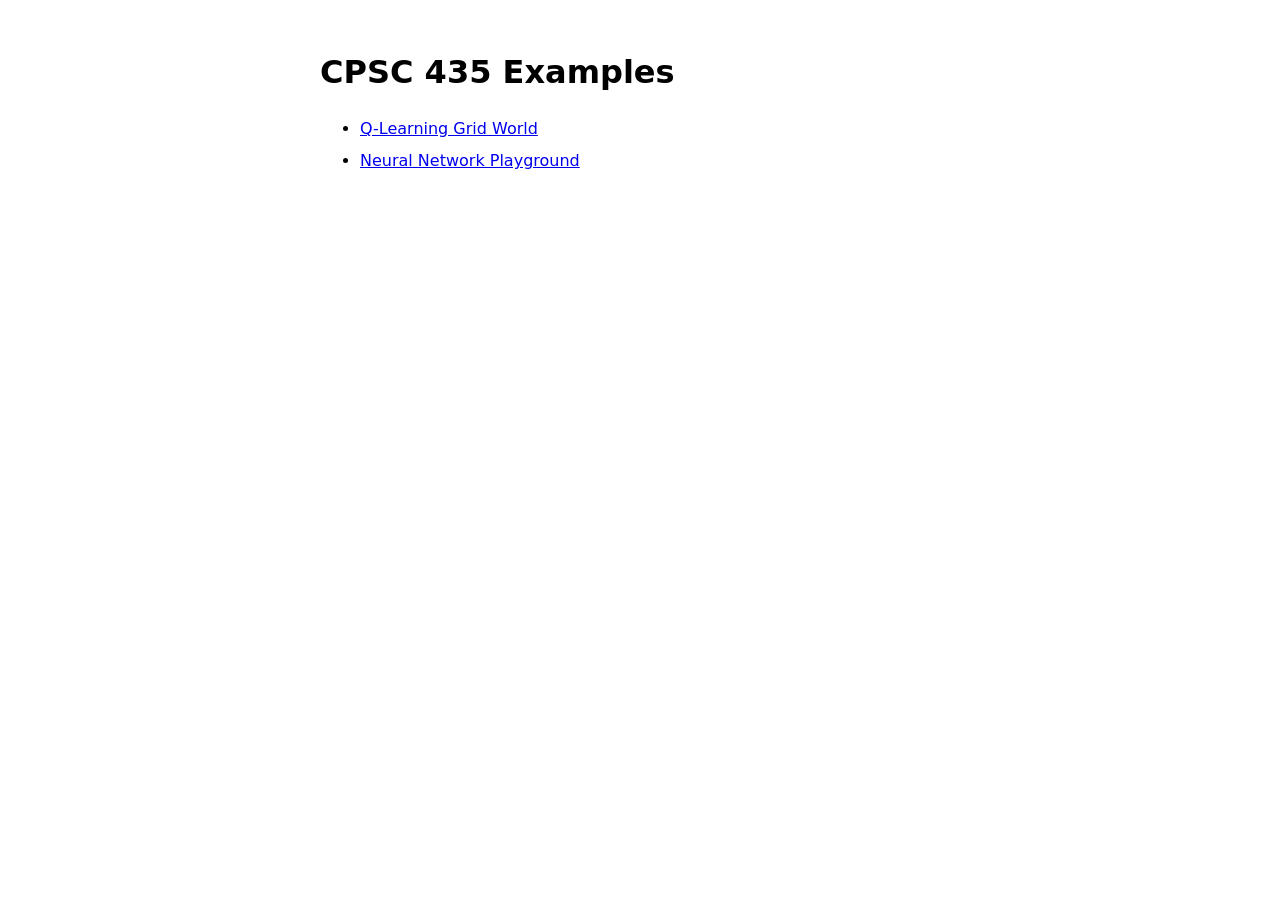
<file: examples/index.html>
<!DOCTYPE html>
<html lang="en">
<head>
<meta charset="utf-8">
<meta name="viewport" content="width=device-width, initial-scale=1">
<title>CPSC 435 Examples</title>
<style>
  body { font-family: system-ui, sans-serif; max-width: 40rem; margin: 3rem auto; padding: 0 1rem; line-height: 1.5; }
  li { margin: 0.5rem 0; }
</style>
</head>
<body>
<h1>CPSC 435 Examples</h1>
<ul>
  <li><a href="qlearning/">Q-Learning Grid World</a></li>
  <li><a href="neuralnet/">Neural Network Playground</a></li>
</ul>
</body>
</html>
</file>
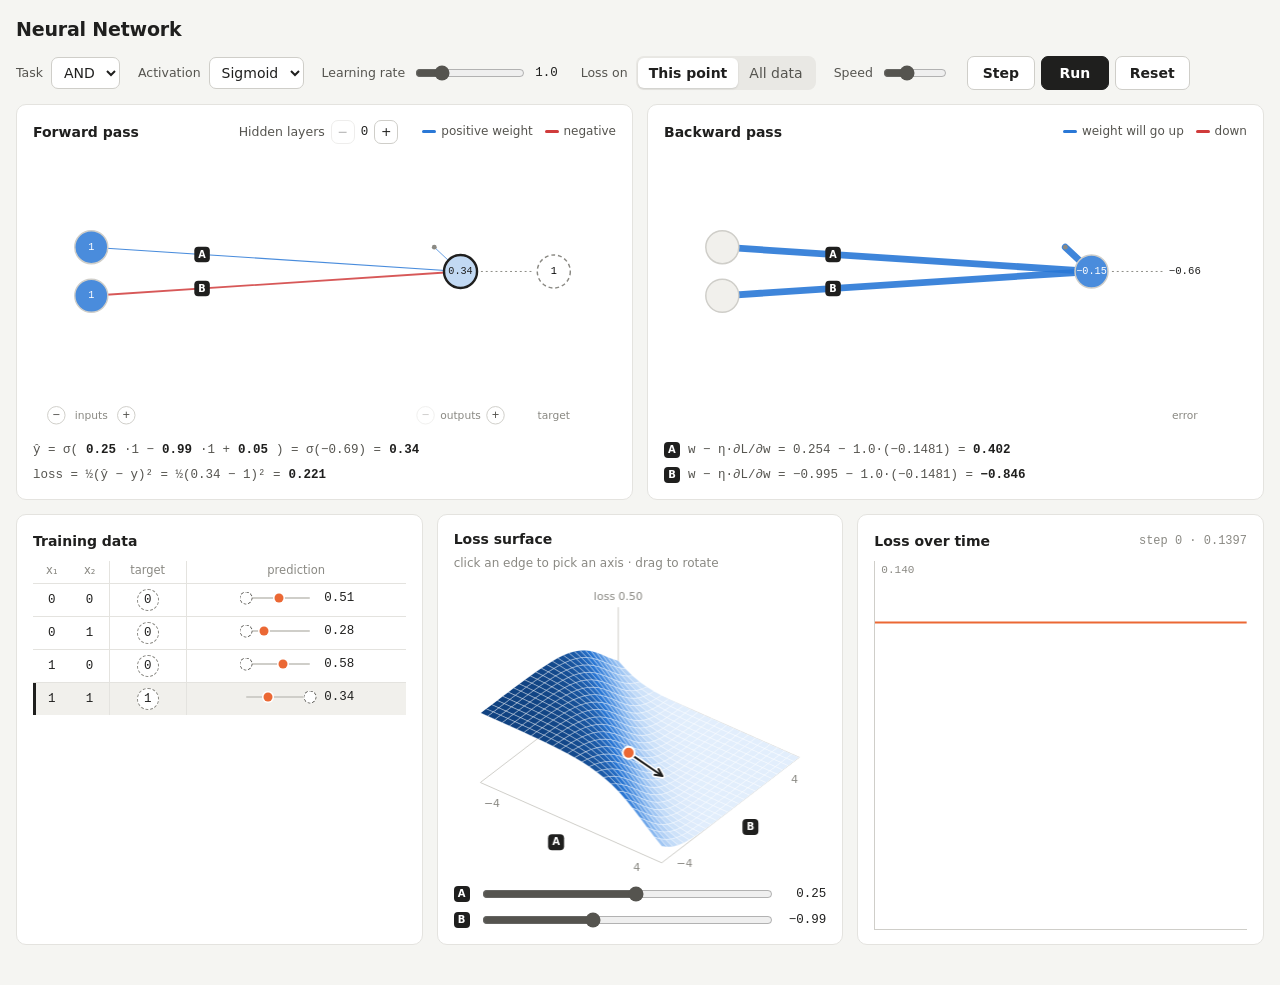
<file: examples/neuralnet/index.html>
<!DOCTYPE html>
<html lang="en">
<head>
<meta charset="utf-8">
<meta name="viewport" content="width=device-width, initial-scale=1">
<title>Neural Network Playground</title>
<link rel="stylesheet" href="styles.css">
</head>
<body>
<div class="app">

  <header class="bar">
    <h1>Neural Network</h1>

    <div class="controls">
      <label class="field"><span>Task</span>
        <select id="task"></select>
      </label>
      <label class="field"><span>Activation</span>
        <select id="act">
          <option value="sigmoid">Sigmoid</option>
          <option value="tanh">Tanh</option>
          <option value="relu">ReLU</option>
        </select>
      </label>
      <label class="field"><span>Learning rate</span>
        <input type="range" id="lr" min="0" max="5" step="0.1" value="1">
        <output id="lrOut">1.0</output>
      </label>
      <div class="field"><span>Loss on</span>
        <div class="seg" role="group" aria-label="Loss on">
          <button type="button" data-mode="point" class="is-on">This point</button>
          <button type="button" data-mode="all">All data</button>
        </div>
      </div>
      <label class="field"><span>Speed</span>
        <input type="range" id="speed" min="0" max="3" step="1" value="1" class="short">
      </label>
      <div class="buttons">
        <button type="button" class="btn" id="step">Step</button>
        <button type="button" class="btn btn-primary" id="run">Run</button>
        <button type="button" class="btn" id="reset">Reset</button>
      </div>
    </div>
  </header>

  <main class="grid">

    <section class="card span3">
      <div class="card-head">
        <h2>Forward pass</h2>
        <div class="head-right">
          <span class="stepper">Hidden layers
            <button type="button" id="layerMinus" aria-label="Remove hidden layer">&minus;</button>
            <output id="layerCount">0</output>
            <button type="button" id="layerPlus" aria-label="Add hidden layer">+</button>
          </span>
          <span class="legend"><i class="sw pos"></i>positive weight <i class="sw neg"></i>negative</span>
        </div>
      </div>
      <svg id="fwd" class="graph" viewBox="0 0 600 292" role="img" aria-label="Network with the current data point flowing forward"></svg>
      <div class="math" id="nodeMath"></div>
      <div class="math" id="lossMath"></div>
    </section>

    <section class="card span3">
      <div class="card-head">
        <h2>Backward pass</h2>
        <div class="head-right">
          <span class="legend"><i class="sw pos"></i>weight will go up <i class="sw neg"></i>down</span>
        </div>
      </div>
      <svg id="bwd" class="graph" viewBox="0 0 600 292" role="img" aria-label="Network with the gradient of each weight"></svg>
      <div class="math" id="updMathA"></div>
      <div class="math" id="updMathB"></div>
    </section>

    <section class="card span2">
      <div class="card-head"><h2>Training data</h2></div>
      <div class="table-wrap"><table class="data" id="data"></table></div>
    </section>

    <section class="card span2">
      <div class="card-head">
        <h2>Loss surface</h2>
        <span class="muted">click an edge to pick an axis &middot; drag to rotate</span>
      </div>
      <canvas id="surface" aria-label="Loss as a function of the two selected weights"></canvas>
      <div class="axis-row"><span class="tag">A</span><input type="range" id="axisA" step="0.01"><output id="axisAOut"></output></div>
      <div class="axis-row"><span class="tag">B</span><input type="range" id="axisB" step="0.01"><output id="axisBOut"></output></div>
    </section>

    <section class="card span2">
      <div class="card-head">
        <h2>Loss over time</h2>
        <span class="muted mono" id="lossNow"></span>
      </div>
      <div class="curve-wrap">
        <span class="ymax mono" id="lossMax"></span>
        <svg id="curve" viewBox="0 0 300 120" preserveAspectRatio="none" aria-label="Mean loss over all data at each step">
          <polyline id="curveLine" fill="none"></polyline>
          <line id="curveCursor" y1="0" y2="120" visibility="hidden"></line>
        </svg>
      </div>
    </section>

  </main>
</div>

<script src="js/nn.js"></script>
<script src="js/app.js"></script>
</body>
</html>
</file>
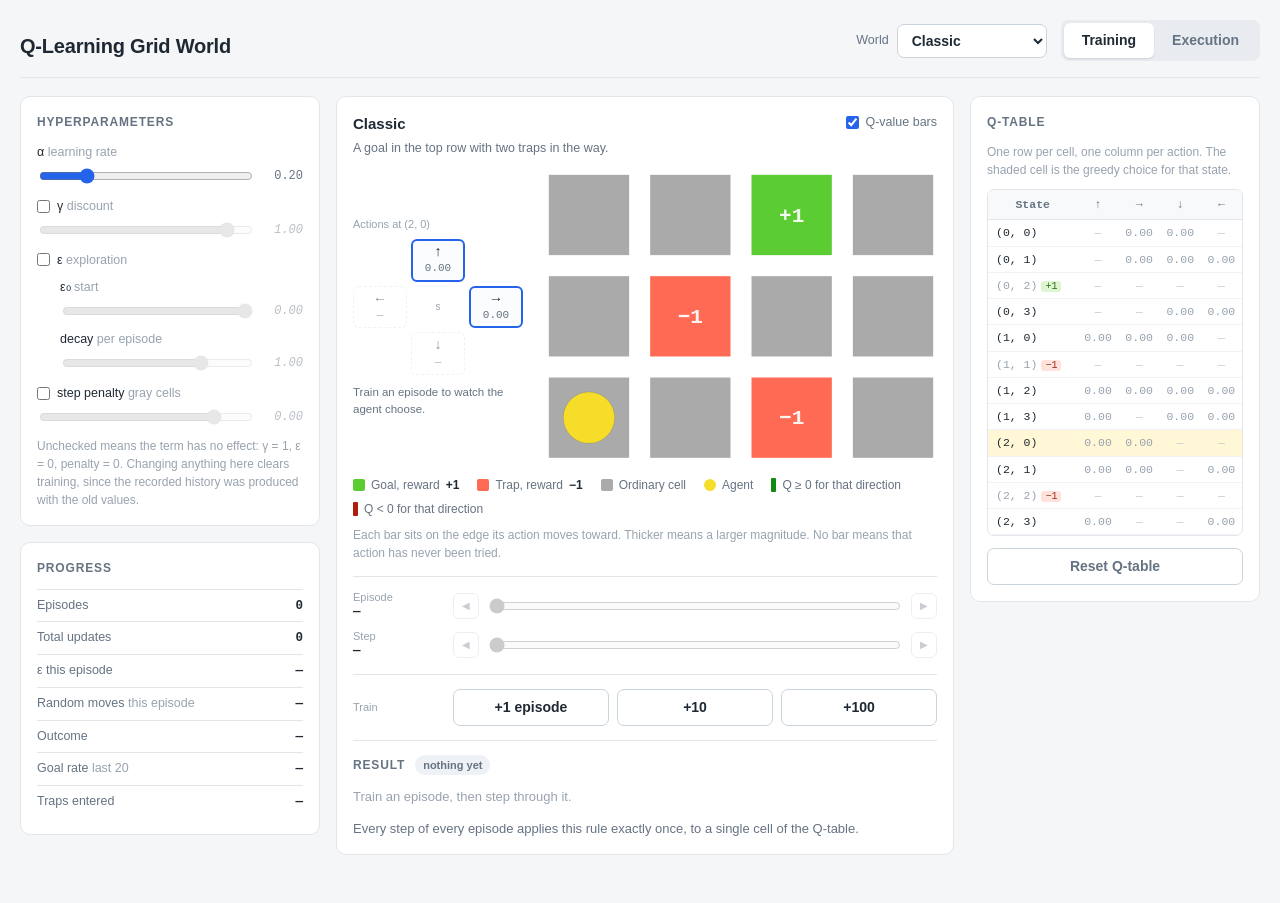
<file: examples/qlearning/index.html>
<!DOCTYPE html>
<html lang="en">
<head>
<meta charset="utf-8">
<meta name="viewport" content="width=device-width, initial-scale=1">
<title>Q-Learning Grid World</title>
<link rel="stylesheet" href="styles.css">
</head>
<body>
<div class="app">

  <header class="topbar">
    <div class="brand">
      <h1>Q-Learning Grid World</h1>
    </div>
    <div class="top-controls">
      <label class="field">
        <span>World</span>
        <select id="layoutSelect"></select>
      </label>
      <div class="modes" role="group" aria-label="Mode">
        <button id="modeTraining" class="mode is-active" data-mode="training">Training</button>
        <button id="modeExecution" class="mode" data-mode="execution">Execution</button>
      </div>
    </div>
  </header>

  <main class="layout">

    <!-- ---------------------------------------------------------- left -->
    <aside class="col col-left">

      <section class="card">
        <h2>Hyperparameters</h2>
        <div class="params">

          <div class="param">
            <span class="param-name"><label for="alpha">&alpha; <em>learning rate</em></label></span>
            <input type="range" id="alpha" min="0" max="1" step="0.05" value="0.2">
            <output id="alphaOut">0.20</output>
          </div>

          <div class="param" id="rowGamma">
            <span class="param-name">
              <input type="checkbox" id="useGamma">
              <label for="useGamma">&gamma; <em>discount</em></label>
            </span>
            <input type="range" id="gamma" min="0" max="0.99" step="0.01" value="0.9"
                   aria-label="Discount factor value">
            <output id="gammaOut">1.00</output>
          </div>

          <div class="param-group" id="rowEpsilon">
            <span class="param-name">
              <input type="checkbox" id="useEpsilon">
              <label for="useEpsilon">&epsilon; <em>exploration</em></label>
            </span>
            <div class="param">
              <span class="param-name"><label for="epsStart">&epsilon;&#8320; <em>start</em></label></span>
              <input type="range" id="epsStart" min="0" max="1" step="0.05" value="1">
              <output id="epsStartOut">0.00</output>
            </div>
            <div class="param">
              <span class="param-name"><label for="epsDecay">decay <em>per episode</em></label></span>
              <input type="range" id="epsDecay" min="0.80" max="1" step="0.01" value="0.95">
              <output id="epsDecayOut">1.00</output>
            </div>
          </div>

          <div class="param" id="rowPenalty">
            <span class="param-name">
              <input type="checkbox" id="usePenalty">
              <label for="usePenalty">step penalty <em>gray cells</em></label>
            </span>
            <input type="range" id="stepPenalty" min="-0.2" max="-0.01" step="0.01" value="-0.04"
                   aria-label="Step penalty value">
            <output id="stepPenaltyOut">0.00</output>
          </div>

        </div>

        <p class="hint">Unchecked means the term has no effect: &gamma; = 1, &epsilon; = 0,
        penalty = 0. Changing anything here clears training, since the recorded history
        was produced with the old values.</p>
      </section>

      <section class="card">
        <h2>Progress</h2>
        <dl class="stats stats-top">
          <div><dt>Episodes</dt><dd id="statEpisodes">0</dd></div>
          <div><dt>Total updates</dt><dd id="statUpdates">0</dd></div>
          <div><dt>&epsilon; this episode</dt><dd id="statEpsilon">&mdash;</dd></div>
          <div><dt>Random moves <em>this episode</em></dt><dd id="statRandom">&mdash;</dd></div>
          <div><dt>Outcome</dt><dd id="statOutcome">&mdash;</dd></div>
          <div><dt>Goal rate <em>last 20</em></dt><dd id="statSuccess">&mdash;</dd></div>
          <div><dt>Traps entered</dt><dd id="statTraps">&mdash;</dd></div>
        </dl>
      </section>

    </aside>

    <!-- -------------------------------------------------------- center -->
    <section class="col col-center">
      <div class="card card-world">
        <div class="world-head">
          <div class="world-id">
            <h2 id="worldTitle">Classic</h2>
            <p id="layoutBlurb" class="blurb"></p>
          </div>
          <div class="toggles">
            <label class="chk"><input type="checkbox" id="showBars" checked> Q-value bars</label>
          </div>
        </div>

        <div class="stage">
          <div class="choice" id="choice"></div>
          <div class="world-wrap">
            <svg id="world" role="img" aria-label="Grid world"></svg>
          </div>
        </div>

        <ul class="legend">
          <li><span class="sw sw-goal"></span>Goal, reward <b>+1</b></li>
          <li><span class="sw sw-trap"></span>Trap, reward <b>&minus;1</b></li>
          <li><span class="sw sw-empty"></span>Ordinary cell</li>
          <li><span class="sw sw-agent"></span>Agent</li>
          <li><span class="sw sw-pos"></span>Q &ge; 0 for that direction</li>
          <li><span class="sw sw-neg"></span>Q &lt; 0 for that direction</li>
        </ul>
        <p class="legend-note">Each bar sits on the edge its action moves toward.
        Thicker means a larger magnitude. No bar means that action has never been tried.</p>

        <!-- playback: training -->
        <div id="trainingControls" class="playback">
          <div class="scrub">
            <div class="scrub-label">
              <span>Episode</span>
              <strong id="episodeLabel">&mdash;</strong>
            </div>
            <button class="icon" id="epPrev" title="Previous episode">&#9664;</button>
            <input type="range" id="episodeRange" min="0" max="0" value="0" disabled>
            <button class="icon" id="epNext" title="Next episode">&#9654;</button>
          </div>
          <div class="scrub">
            <div class="scrub-label">
              <span>Step</span>
              <strong id="stepLabel">&mdash;</strong>
            </div>
            <button class="icon" id="stepPrev" title="Previous step">&#9664;</button>
            <input type="range" id="stepRange" min="-1" max="-1" value="-1" disabled>
            <button class="icon" id="stepNext" title="Next step">&#9654;</button>
          </div>
        </div>

        <!-- playback: execution -->
        <div id="executionControls" class="playback" hidden>
          <p class="exec-note" id="execNote"></p>
          <div class="scrub">
            <div class="scrub-label">
              <span>Step</span>
              <strong id="execStepLabel">&mdash;</strong>
            </div>
            <button class="icon" id="execPrev" title="Previous step">&#9664;</button>
            <input type="range" id="execRange" min="-1" max="-1" value="-1" disabled>
            <button class="icon" id="execNext" title="Next step">&#9654;</button>
          </div>
        </div>

        <div class="train-bar" id="trainBar">
          <span class="train-label">Train</span>
          <button class="btn" data-train="1">+1 episode</button>
          <button class="btn" data-train="10">+10</button>
          <button class="btn" data-train="100">+100</button>
        </div>

        <section class="update-panel">
          <div class="formula-head">
            <h2 id="formulaTitle">Result</h2>
            <span id="formulaTag" class="tag">nothing yet</span>
          </div>
          <div class="eq-grid" id="eqGrid"></div>
          <div class="terms" id="terms"></div>
          <p class="explain" id="explain"></p>
        </section>
      </div>
    </section>

    <!-- --------------------------------------------------------- right -->
    <aside class="col col-right">
      <section class="card card-qtable">
        <h2>Q-table</h2>
        <p class="hint">One row per cell, one column per action. The shaded cell
        is the greedy choice for that state.</p>
        <div class="qtable-wrap">
          <table class="qtable">
            <thead>
              <tr>
                <th>State</th>
                <th>&uarr;</th><th>&rarr;</th><th>&darr;</th><th>&larr;</th>
              </tr>
            </thead>
            <tbody id="qtableBody"></tbody>
          </table>
        </div>
        <button id="resetQ" class="btn btn-reset">Reset Q-table</button>
      </section>
    </aside>
  </main>


</div>

<!-- Plain scripts, loaded in dependency order, so opening this file directly
     from disk works. ES modules would be blocked by the browser over file://. -->
<script src="js/gridworld.js"></script>
<script src="js/qlearning.js"></script>
<script src="js/app.js"></script>
</body>
</html>
</file>
<file: examples/neuralnet/styles.css>
:root {
  --bg: #f5f5f2;
  --card: #ffffff;
  --line: #e4e3df;
  --line-strong: #cfcec9;
  --ink: #1f1f1e;
  --ink-2: #55544f;
  --ink-3: #8a8983;
  --pos: #2a78d6;
  --neg: #d03b3b;
  --mark: #eb6834;
  --mono: ui-monospace, "SF Mono", "Cascadia Mono", Menlo, Consolas, monospace;
}

* { box-sizing: border-box; }

body {
  margin: 0;
  background: var(--bg);
  color: var(--ink);
  font: 14px/1.45 system-ui, -apple-system, "Segoe UI", Roboto, Helvetica, Arial, sans-serif;
  -webkit-font-smoothing: antialiased;
}

.app { max-width: 1440px; margin: 0 auto; padding: 16px 16px 40px; }
.mono { font-family: var(--mono); }
.muted { color: var(--ink-3); font-size: 12px; }

/* ---------------------------------------------------------------- top bar */
.bar {
  display: flex; align-items: center; justify-content: space-between;
  gap: 12px 24px; flex-wrap: wrap; margin-bottom: 14px;
}
.bar h1 { margin: 0; font-size: 19px; font-weight: 650; letter-spacing: -0.01em; }
.controls { display: flex; align-items: center; gap: 10px 18px; flex-wrap: wrap; }
.field { display: inline-flex; align-items: center; gap: 8px; }
.field > span { font-size: 12.5px; color: var(--ink-2); }
.field output { font: 12.5px var(--mono); min-width: 2.2em; }
.field input[type=range] { width: 110px; }
.field input.short { width: 64px; }
input[type=range] { accent-color: var(--ink-2); }

select, .btn, .seg button, .stepper button {
  font: inherit; color: var(--ink); background: var(--card);
  border: 1px solid var(--line-strong); border-radius: 7px; cursor: pointer;
}
select { padding: 6px 8px; }
.btn { padding: 6px 14px; font-weight: 550; min-width: 68px; }
.btn:hover, select:hover, .stepper button:hover:not(:disabled) { border-color: var(--ink-2); }
.btn-primary { background: var(--ink); color: #fff; border-color: var(--ink); }
.buttons { display: inline-flex; gap: 6px; }
:focus-visible { outline: 2px solid var(--pos); outline-offset: 2px; }

.seg { display: inline-flex; background: #e9e8e4; border-radius: 8px; padding: 2px; }
.seg button { border: 0; background: transparent; padding: 5px 11px; border-radius: 6px; color: var(--ink-2); }
.seg button.is-on { background: var(--card); color: var(--ink); font-weight: 550; box-shadow: 0 1px 2px rgba(0,0,0,.12); }

/* ------------------------------------------------------------------ cards */
.grid { display: grid; grid-template-columns: repeat(6, minmax(0, 1fr)); gap: 14px; }
.span3 { grid-column: span 3; }
.span2 { grid-column: span 2; }
@media (max-width: 980px) { .span3, .span2 { grid-column: span 6; } }

.card {
  background: var(--card); border: 1px solid var(--line); border-radius: 10px;
  padding: 14px 16px; min-width: 0; display: flex; flex-direction: column;
}
.card-head { display: flex; align-items: center; justify-content: space-between; gap: 6px 14px; flex-wrap: wrap; min-height: 26px; margin-bottom: 6px; }
.card h2 { margin: 0; font-size: 14px; font-weight: 650; }
.head-right { display: inline-flex; align-items: center; gap: 16px; flex-wrap: wrap; }

.legend { font-size: 12px; color: var(--ink-2); white-space: nowrap; }
.sw { display: inline-block; width: 14px; height: 3px; border-radius: 2px; vertical-align: middle; margin: 0 5px 0 8px; }
.sw.pos { background: var(--pos); }
.sw.neg { background: var(--neg); }

.stepper { display: inline-flex; align-items: center; gap: 6px; font-size: 12.5px; color: var(--ink-2); }
.stepper button { width: 24px; height: 24px; padding: 0; line-height: 1; }
.stepper button:disabled { opacity: .35; cursor: default; }
.stepper output { font: 12.5px var(--mono); color: var(--ink); min-width: 1ch; text-align: center; }

/* ------------------------------------------------------------------ graph */
.graph { width: 100%; height: auto; display: block; user-select: none; }
.graph text { font-family: var(--mono); text-anchor: middle; dominant-baseline: central; pointer-events: none; }
.graph .edge { stroke-linecap: round; transition: stroke-width .25s, stroke .25s; }
.graph .hit { stroke: transparent; stroke-width: 14; cursor: pointer; }
.graph .hit:hover + .edge, .graph .hit:hover { stroke-opacity: 1; }
.graph .node circle { stroke: var(--line-strong); stroke-width: 1.5; transition: fill .25s; }
.graph .node.click { cursor: pointer; }
.graph .node.sel circle { stroke: var(--ink); stroke-width: 2.5; }
.graph .node text { font-size: 10.5px; }
.graph .target circle { fill: #fff; stroke-dasharray: 4 3; stroke: var(--ink-3); }
.graph .lbl { font-family: system-ui, sans-serif; font-size: 11px; fill: var(--ink-3); }
.graph .sbtn { cursor: pointer; }
.graph .sbtn circle { fill: #fff; stroke: var(--line-strong); }
.graph .sbtn:hover circle { stroke: var(--ink-2); }
.graph .sbtn text { font-size: 13px; fill: var(--ink-2); }
.graph .sbtn.off { opacity: .3; pointer-events: none; }
.graph .axtag rect { fill: var(--ink); }
.graph .axtag text { fill: #fff; font: 600 10px system-ui, sans-serif; }
.graph .err { stroke: var(--ink-3); stroke-width: 1; stroke-dasharray: 2 3; }
.graph .errtxt { font-size: 11px; fill: var(--ink); }

.tag {
  display: inline-block; background: var(--ink); color: #fff; border-radius: 4px;
  font: 600 10px/16px system-ui, sans-serif; width: 16px; text-align: center; flex: none;
}

/* ------------------------------------------------------------------- math */
.math {
  font: 12.5px/1.5 var(--mono); color: var(--ink-2); white-space: nowrap; overflow-x: auto;
  padding-top: 6px; min-height: 25px; display: flex; align-items: center; gap: 8px;
}
.math b { color: var(--ink); font-weight: 650; }

/* ------------------------------------------------------------------- data */
.table-wrap { overflow: auto; max-height: 392px; }
.data { border-collapse: collapse; width: 100%; font: 12.5px var(--mono); }
.data th { font: 500 11.5px system-ui, sans-serif; color: var(--ink-3); text-align: center; padding: 2px 6px 6px; position: sticky; top: 0; background: var(--card); }
.data td { padding: 5px 6px; text-align: center; border-top: 1px solid var(--line); }
.data tr { cursor: pointer; }
.data tbody tr:hover td { background: #faf9f6; }
.data tr.cur td { background: #f1f0ec; }
.data tr.cur td:first-child { box-shadow: inset 3px 0 0 var(--ink); }
.data .gap { border-left: 1px solid var(--line); }
.data .ybtn {
  font: inherit; width: 22px; height: 22px; padding: 0; border-radius: 50%; cursor: pointer;
  background: #fff; border: 1px dashed var(--ink-3); color: var(--ink);
}
.data .ybtn:hover { border-style: solid; border-color: var(--ink); }
.data .pred { display: inline-flex; align-items: center; gap: 6px; margin: 0 4px; }
.track { position: relative; width: 64px; height: 14px; flex: none; margin: 0 8px; }
.track::before { content: ""; position: absolute; left: 0; right: 0; top: 6px; height: 2px; background: var(--line-strong); border-radius: 1px; }
.track .t, .track .p { position: absolute; top: 50%; border-radius: 50%; transform: translate(-50%, -50%); }
.track .t { width: 13px; height: 13px; border: 1.5px dashed var(--ink-2); background: #fff; }
.track .p { width: 9px; height: 9px; background: var(--mark); box-shadow: 0 0 0 1.5px #fff; transition: left .2s; }

/* ---------------------------------------------------------------- surface */
#surface { width: 100%; height: 300px; display: block; cursor: grab; touch-action: none; }
#surface:active { cursor: grabbing; }
.axis-row { display: flex; align-items: center; gap: 10px; margin-top: 6px; }
.axis-row input { flex: 1; min-width: 0; }
.axis-row output { font: 12.5px var(--mono); width: 5.5ch; text-align: right; }

/* ------------------------------------------------------------------ curve */
.curve-wrap { position: relative; flex: 1; min-height: 220px; border-left: 1px solid var(--line-strong); border-bottom: 1px solid var(--line-strong); }
#curve { position: absolute; inset: 0; width: 100%; height: 100%; }
#curveLine { stroke: var(--mark); stroke-width: 2; vector-effect: non-scaling-stroke; stroke-linejoin: round; }
#curveCursor { stroke: var(--ink-3); stroke-width: 1; vector-effect: non-scaling-stroke; }
.ymax { position: absolute; left: 6px; top: 2px; font-size: 11px; color: var(--ink-3); }
</file>
<file: examples/qlearning/styles.css>
:root {
  --bg: #f4f6f8;
  --card: #ffffff;
  --line: #e2e6eb;
  --line-strong: #cbd3db;
  --text: #1f2933;
  --text-dim: #667382;
  --text-faint: #98a3af;
  --accent: #2563eb;
  --accent-soft: #e8efff;

  --cell: #aaaaaa;
  --cell-goal: #5ccc33;
  --cell-trap: #ff6a54;
  --cell-wall: #6b7480;
  --agent: #f5dd2a;
  --q-pos: #128a12;
  --q-neg: #b01d0c;

  --mono: ui-monospace, "SF Mono", "Cascadia Mono", Menlo, Consolas, monospace;
}

* { box-sizing: border-box; }

body {
  margin: 0;
  background: var(--bg);
  color: var(--text);
  font: 14px/1.5 -apple-system, BlinkMacSystemFont, "Segoe UI", Roboto, Helvetica, Arial, sans-serif;
  -webkit-font-smoothing: antialiased;
}

.app {
  max-width: 1480px;
  margin: 0 auto;
  padding: 20px 20px 48px;
}

/* ------------------------------------------------------------- topbar */
.topbar {
  display: flex;
  align-items: flex-end;
  justify-content: space-between;
  gap: 16px;
  flex-wrap: wrap;
  padding-bottom: 16px;
  margin-bottom: 18px;
  border-bottom: 1px solid var(--line);
}
.brand h1 { margin: 0; font-size: 20px; font-weight: 650; letter-spacing: -0.01em; }
.brand .sub { margin: 2px 0 0; color: var(--text-dim); font-size: 13px; }

.top-controls { display: flex; align-items: center; gap: 14px; flex-wrap: wrap; }

.field { display: inline-flex; align-items: center; gap: 8px; }
.field > span { font-size: 12.5px; color: var(--text-dim); }
.field select {
  font: inherit;
  font-weight: 550;
  color: var(--text);
  background: var(--card);
  border: 1px solid var(--line-strong);
  border-radius: 7px;
  padding: 7px 10px;
  min-width: 150px;
  cursor: pointer;
}
.field select:hover { border-color: var(--accent); }
.field select:focus-visible { outline: 2px solid var(--accent); outline-offset: 1px; }

.modes {
  display: inline-flex;
  background: #e8ecf1;
  border-radius: 8px;
  padding: 3px;
}
.mode {
  border: 0;
  background: transparent;
  padding: 7px 18px;
  border-radius: 6px;
  font: inherit;
  font-weight: 550;
  color: var(--text-dim);
  cursor: pointer;
}
.mode.is-active {
  background: var(--card);
  color: var(--text);
  box-shadow: 0 1px 2px rgba(16, 24, 40, 0.12);
}

/* ------------------------------------------------------------- layout */
.layout {
  display: grid;
  grid-template-columns: 300px minmax(0, 1fr) 290px;
  gap: 16px;
  align-items: start;
}
.col { display: flex; flex-direction: column; gap: 16px; min-width: 0; }

.card {
  background: var(--card);
  border: 1px solid var(--line);
  border-radius: 10px;
  padding: 16px;
}
.card h2 {
  margin: 0 0 12px;
  font-size: 12px;
  font-weight: 650;
  letter-spacing: 0.07em;
  text-transform: uppercase;
  color: var(--text-dim);
}

.hint { margin: 10px 0 0; font-size: 12px; line-height: 1.5; color: var(--text-faint); }
.blurb { margin: 10px 0 0; font-size: 12.5px; color: var(--text-dim); min-height: 34px; }

/* ------------------------------------------------------------ buttons */
.btn {
  border: 1px solid var(--line-strong);
  background: var(--card);
  color: var(--text);
  padding: 7px 12px;
  border-radius: 7px;
  font: inherit;
  font-weight: 550;
  cursor: pointer;
}
.btn:hover:not(:disabled) { border-color: var(--accent); color: var(--accent); }
.btn:disabled { opacity: 0.45; cursor: default; }

.icon {
  border: 1px solid var(--line-strong);
  background: var(--card);
  border-radius: 6px;
  width: 26px;
  height: 26px;
  line-height: 1;
  font-size: 10px;
  color: var(--text-dim);
  cursor: pointer;
  flex: none;
}
.icon:hover:not(:disabled) { border-color: var(--accent); color: var(--accent); }
.icon:disabled { opacity: 0.35; cursor: default; }

/* --------------------------------------------------------- parameters */
.params { display: grid; gap: 11px; }
.param {
  display: grid;
  grid-template-columns: 1fr 44px;
  grid-template-areas: "name name" "slider out";
  align-items: center;
  gap: 4px 8px;
}
.param-name {
  grid-area: name;
  font-size: 12.5px;
  display: flex;
  align-items: center;
  gap: 7px;
}
.param-name em { color: var(--text-faint); font-style: normal; }
.param-name label { cursor: pointer; }
.param-name input[type="checkbox"] { accent-color: var(--accent); margin: 0; flex: none; }
.param input[type="range"] { grid-area: slider; width: 100%; accent-color: var(--accent); }
.param output {
  grid-area: out;
  font-family: var(--mono);
  font-size: 12px;
  text-align: right;
  color: var(--text-dim);
}

/* A switched-off hyperparameter keeps its label readable but greys the control,
   and its output shows the neutral value the algorithm actually uses. */
.param-group { display: grid; grid-template-columns: 1fr; gap: 9px; }
.param-group > .param-name { grid-area: auto; }   /* not inside the .param grid */
.param-group > .param { padding-left: 23px; }
.is-off input[type="range"], .is-off output { opacity: 0.45; }
.is-off output { font-style: italic; }
.param input[type="range"]:disabled { cursor: default; }

/* -------------------------------------------------------------- stats */
.stats { display: grid; gap: 0; margin: 14px 0 0; }
.stats-top { margin-top: 0; }
.stats > div {
  display: flex;
  justify-content: space-between;
  align-items: baseline;
  gap: 10px;
  padding: 6px 0;
  border-top: 1px solid var(--line);
}
.stats dt { color: var(--text-dim); font-size: 12.5px; }
.stats dt em { color: var(--text-faint); font-style: normal; }
.stats dd { margin: 0; font-family: var(--mono); font-size: 12.5px; font-weight: 550; }

/* -------------------------------------------------------------- world */
.card-world { display: flex; flex-direction: column; gap: 14px; }
.world-head {
  display: flex;
  align-items: baseline;
  justify-content: space-between;
  gap: 12px;
  flex-wrap: wrap;
}
.world-head h2 { margin: 0; text-transform: none; letter-spacing: 0; font-size: 15px; color: var(--text); }
.world-id { min-width: 0; flex: 1 1 260px; }
.world-id .blurb { margin: 3px 0 0; min-height: 0; max-width: 60ch; }
.toggles { display: flex; gap: 14px; }
.chk {
  display: inline-flex;
  align-items: center;
  gap: 6px;
  font-size: 12.5px;
  color: var(--text-dim);
  cursor: pointer;
  user-select: none;
}
.chk input { accent-color: var(--accent); margin: 0; }

.stage { display: flex; align-items: center; gap: 18px; flex-wrap: wrap; }
.world-wrap { flex: 1 1 300px; display: flex; justify-content: center; }
#world { width: 100%; max-width: 410px; height: auto; display: block; }

#agent { transition: cx 180ms ease, cy 180ms ease; }

/* ------------------------------------------------------------- legend */
.legend {
  list-style: none;
  margin: 0;
  padding: 0;
  display: flex;
  flex-wrap: wrap;
  gap: 6px 18px;
  font-size: 12px;
  color: var(--text-dim);
}
.legend li { display: inline-flex; align-items: center; gap: 6px; }
.legend b { color: var(--text); font-weight: 600; }
.sw { width: 12px; height: 12px; border-radius: 2px; flex: none; }
.sw-goal { background: var(--cell-goal); }
.sw-trap { background: var(--cell-trap); }
.sw-empty { background: var(--cell); }
.sw-agent { background: var(--agent); border-radius: 50%; }
.sw-pos { background: var(--q-pos); width: 5px; height: 14px; border-radius: 1px; }
.sw-neg { background: var(--q-neg); width: 5px; height: 14px; border-radius: 1px; }
.legend-note { margin: -6px 0 0; font-size: 12px; color: var(--text-faint); }

/* ----------------------------------------------------------- playback */
.playback {
  border-top: 1px solid var(--line);
  padding-top: 14px;
  display: grid;
  gap: 10px;
}
.scrub { display: flex; align-items: center; gap: 8px; }
.scrub-label {
  display: flex;
  flex-direction: column;
  width: 92px;
  flex: none;
  line-height: 1.25;
}
.scrub-label span { font-size: 11px; color: var(--text-faint); }
.scrub-label strong { font-family: var(--mono); font-size: 12.5px; font-weight: 550; }
.scrub input[type="range"] { flex: 1; min-width: 0; accent-color: var(--accent); }
.exec-note { margin: 0; font-size: 12.5px; color: var(--text-dim); }
.exec-note b { color: var(--text); font-weight: 600; }

.train-bar {
  display: flex;
  align-items: center;
  gap: 8px;
  border-top: 1px solid var(--line);
  padding-top: 14px;
}
.train-label {
  width: 92px;
  flex: none;
  font-size: 11px;
  color: var(--text-faint);
}
.train-bar .btn { flex: 1; }

/* ------------------------------------------------------------ q-table */
.card-qtable { position: sticky; top: 20px; }
.qtable-wrap { margin-top: 10px; max-height: 480px; overflow: auto; border: 1px solid var(--line); border-radius: 7px; }
.qtable { width: 100%; border-collapse: collapse; font-family: var(--mono); font-size: 11.5px; }
.qtable th {
  position: sticky;
  top: 0;
  background: #f7f9fb;
  border-bottom: 1px solid var(--line);
  padding: 6px 4px;
  font-weight: 600;
  color: var(--text-dim);
  z-index: 1;
}
.qtable td { padding: 4px; text-align: center; border-bottom: 1px solid #f0f2f5; color: var(--text-dim); }
.qtable td.state { text-align: left; padding-left: 8px; color: var(--text); white-space: nowrap; }
.qtable td.zero { color: var(--text-faint); }
.qtable td.na { color: #c3cad2; }
.qtable td.best { background: #eef4ff; color: var(--text); font-weight: 600; }
.qtable tr.current td { background: #fff7d6; }
.qtable tr.current td.best { background: #ffeea8; }
.qtable td.updated { outline: 2px solid var(--accent); outline-offset: -2px; border-radius: 3px; }
.qtable tr.terminal td.state { color: var(--text-faint); }
.qtable .badge { font-family: inherit; font-size: 10px; padding: 0 4px; border-radius: 3px; margin-left: 4px; }
.qtable .badge-goal { background: #ddf5d0; color: #2c6b16; }
.qtable .badge-trap { background: #ffe2dc; color: #9b2d1a; }

.btn-reset { width: 100%; margin-top: 12px; color: var(--text-dim); }

/* ------------------------------------------------------- update panel */
.update-panel { border-top: 1px solid var(--line); padding-top: 14px; }
.formula-head { display: flex; align-items: center; gap: 10px; flex-wrap: wrap; margin-bottom: 12px; }
.formula-head h2 { margin: 0; }
.tag {
  font-size: 11px;
  font-weight: 550;
  padding: 2px 8px;
  border-radius: 20px;
  background: #eef1f5;
  color: var(--text-dim);
}
.tag.is-live { background: var(--accent-soft); color: var(--accent); }

/* The choice compass: the four directions laid out the way they point, each
   showing the value the agent was reading when it decided. */
.choice { flex: 0 0 auto; }
.choice-head { font-size: 11px; color: var(--text-faint); margin-bottom: 7px; }
.compass { display: grid; grid-template-columns: repeat(3, 54px); gap: 4px; }
.arm {
  border: 1px solid var(--line);
  border-radius: 6px;
  padding: 4px 2px;
  text-align: center;
  font-family: var(--mono);
  background: #fbfcfd;
}
.arm-dir { display: block; font-size: 14px; line-height: 1.15; }
.arm-q { display: block; font-size: 11px; color: var(--text-dim); }
.arm.up { grid-area: 1 / 2; }
.arm.right { grid-area: 2 / 3; }
.arm.down { grid-area: 3 / 2; }
.arm.left { grid-area: 2 / 1; }
.compass-center {
  grid-area: 2 / 2;
  display: flex;
  align-items: center;
  justify-content: center;
  font-family: var(--mono);
  font-size: 10px;
  color: var(--text-faint);
}
.arm.is-na { border-style: dashed; background: none; opacity: 0.5; }
.arm.is-best { border-color: var(--accent); border-width: 2px; padding: 3px 1px; }
.arm.is-taken { background: var(--accent); border-color: var(--accent); color: #fff; }
.arm.is-taken .arm-q { color: rgba(255, 255, 255, 0.85); }
.choice-note {
  margin: 9px 0 0;
  max-width: 174px;
  font-size: 11.5px;
  line-height: 1.45;
  color: var(--text-dim);
}
.choice-note b { color: var(--text); font-weight: 600; }

/* Each token is a column: the symbol sits directly above its value and both
   share the column's width, so it is obvious which number is which term. */
.eq-grid {
  display: flex;
  flex-wrap: wrap;
  align-items: flex-start;
  gap: 5px 3px;
  font-family: var(--mono);
}
.eq-cell {
  display: flex;
  flex-direction: column;
  align-items: stretch;
  gap: 3px;
  position: relative;
}
.eq-sym {
  font-size: 13.5px;
  line-height: 1.5;
  padding: 3px 6px;
  border-radius: 5px;
  background: #f1f4f7;
  white-space: nowrap;
  text-align: center;
}
.eq-val {
  font-size: 13px;
  line-height: 1.5;
  padding: 3px 6px;
  border-radius: 5px;
  background: #eef4ff;
  color: var(--text);
  white-space: nowrap;
  text-align: center;
}
.eq-val.pos { color: var(--q-pos); }
.eq-val.neg { color: var(--q-neg); }
.eq-val.is-result { background: #e3f5de; color: #1f6b12; font-weight: 600; }

.eq-cell.is-op .eq-sym { background: none; color: var(--text-faint); padding-inline: 2px; }
.eq-cell.is-br .eq-sym { font-size: 19px; line-height: 1.1; padding-top: 1px; }

.eq-cell[data-tip] { cursor: help; }
.eq-cell[data-tip]:hover .eq-sym,
.eq-cell[data-tip]:focus-visible .eq-sym { background: #dfe6ee; }
.eq-cell[data-tip]:focus-visible { outline: none; }
.eq-cell[data-tip]::after {
  content: attr(data-tip);
  position: absolute;
  bottom: calc(100% + 9px);
  left: 50%;
  transform: translateX(-50%);
  width: 250px;
  padding: 9px 11px;
  border-radius: 7px;
  background: #1f2933;
  color: #fff;
  font-family: -apple-system, BlinkMacSystemFont, "Segoe UI", Roboto, Helvetica, Arial, sans-serif;
  font-size: 12px;
  line-height: 1.45;
  white-space: normal;
  text-align: left;
  opacity: 0;
  visibility: hidden;
  transition: opacity 120ms ease;
  pointer-events: none;
  z-index: 6;
}
.eq-cell[data-tip]::before {
  content: "";
  position: absolute;
  bottom: calc(100% + 3px);
  left: 50%;
  transform: translateX(-50%);
  border: 6px solid transparent;
  border-top-color: #1f2933;
  opacity: 0;
  visibility: hidden;
  transition: opacity 120ms ease;
  pointer-events: none;
  z-index: 6;
}
.eq-cell[data-tip]:hover::after, .eq-cell[data-tip]:focus-visible::after,
.eq-cell[data-tip]:hover::before, .eq-cell[data-tip]:focus-visible::before {
  opacity: 1;
  visibility: visible;
}

.eq-idle { font-size: 13px; color: var(--text-faint); }

/* Compact inline facts rather than a grid of boxes. */
.terms {
  display: flex;
  flex-wrap: wrap;
  gap: 5px 18px;
  margin-top: 14px;
  padding-top: 12px;
  border-top: 1px solid var(--line);
  font-size: 12.5px;
}
.terms:empty { display: none; }
.term { display: inline-flex; align-items: baseline; gap: 6px; }
.term .k { color: var(--text-faint); }
.term .v { font-family: var(--mono); font-weight: 600; white-space: nowrap; }
.term.pos .v { color: var(--q-pos); }
.term.neg .v { color: var(--q-neg); }

.explain { margin: 12px 0 0; font-size: 13px; color: var(--text-dim); max-width: 92ch; }
.explain b { color: var(--text); font-weight: 600; }

/* ------------------------------------------------------------ responsive */
@media (max-width: 1180px) {
  .layout { grid-template-columns: 280px minmax(0, 1fr); }
  .col-right { grid-column: 1 / -1; }
  .card-qtable { position: static; }
  .qtable-wrap { max-height: none; }
}
@media (max-width: 820px) {
  .layout { grid-template-columns: minmax(0, 1fr); }
  .col-right { grid-column: auto; }
  .app { padding: 16px 14px 40px; }
}

[hidden] { display: none !important; }
</file>
